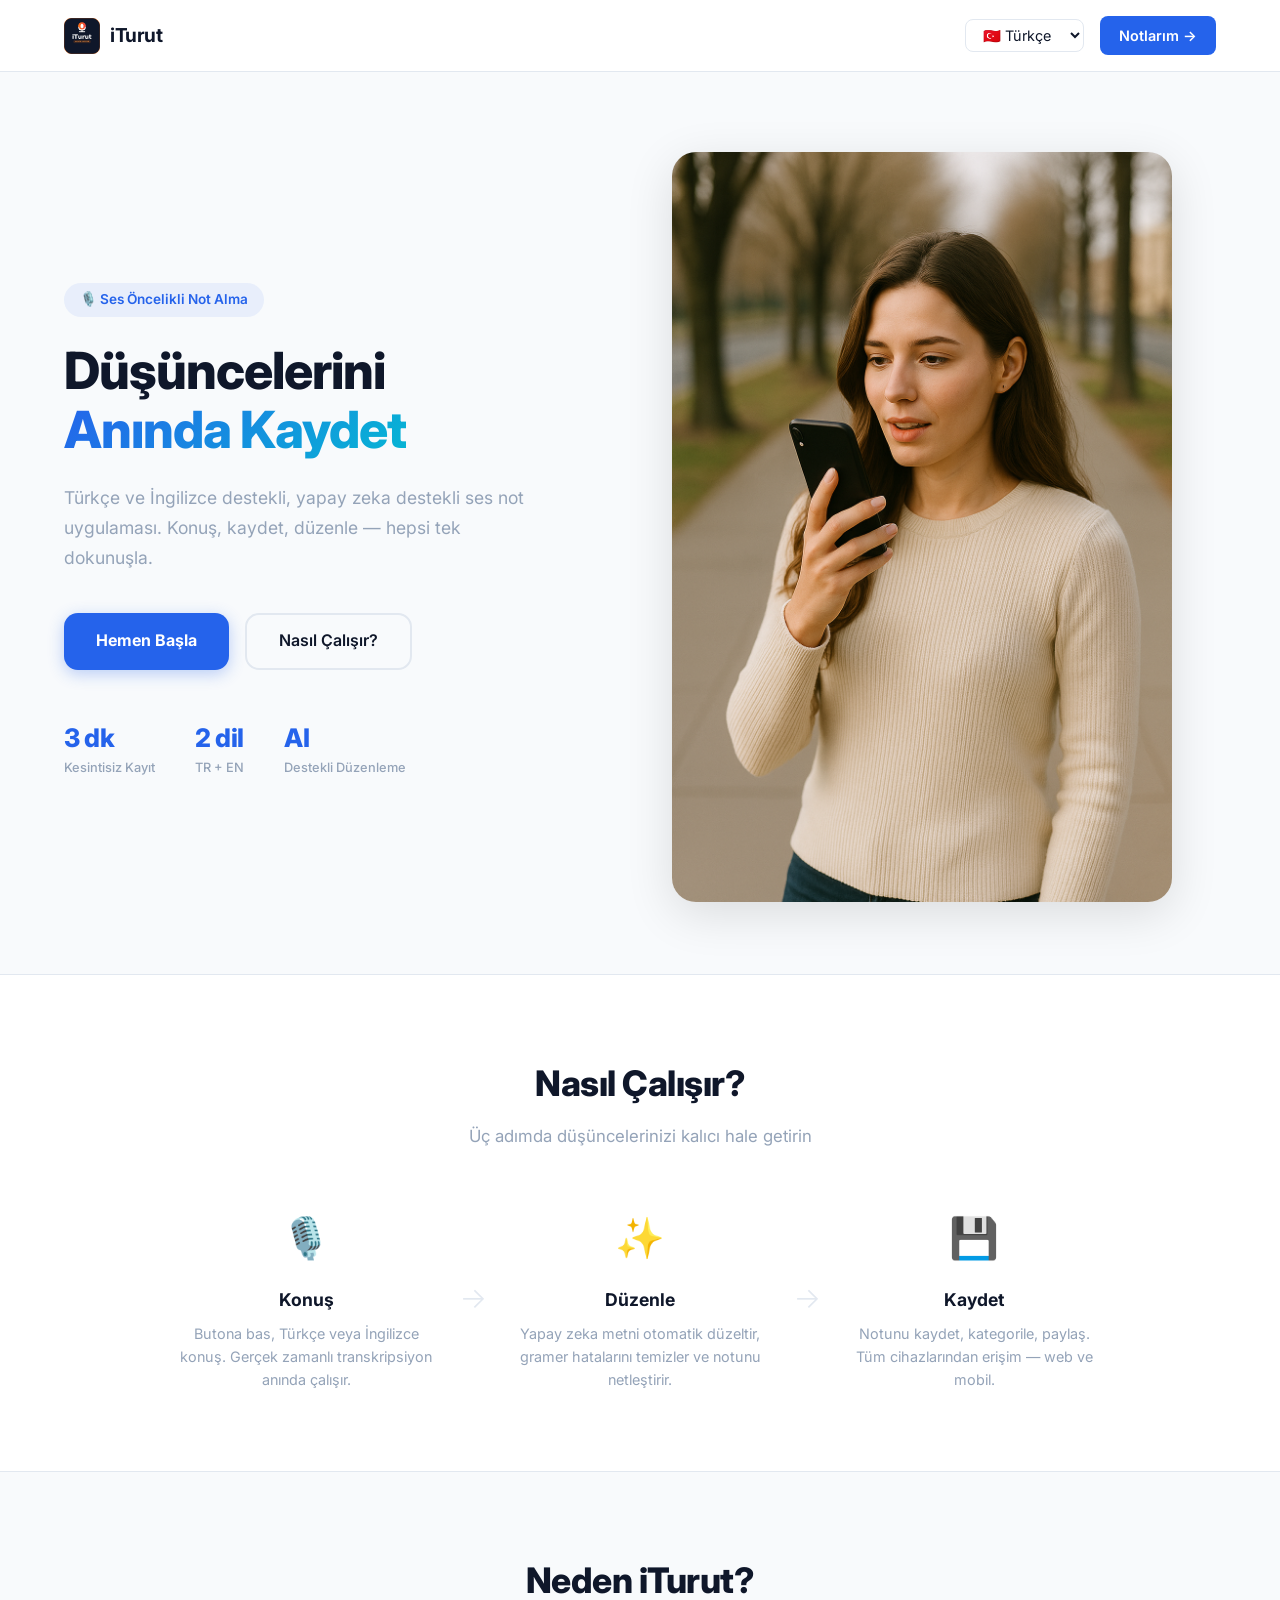
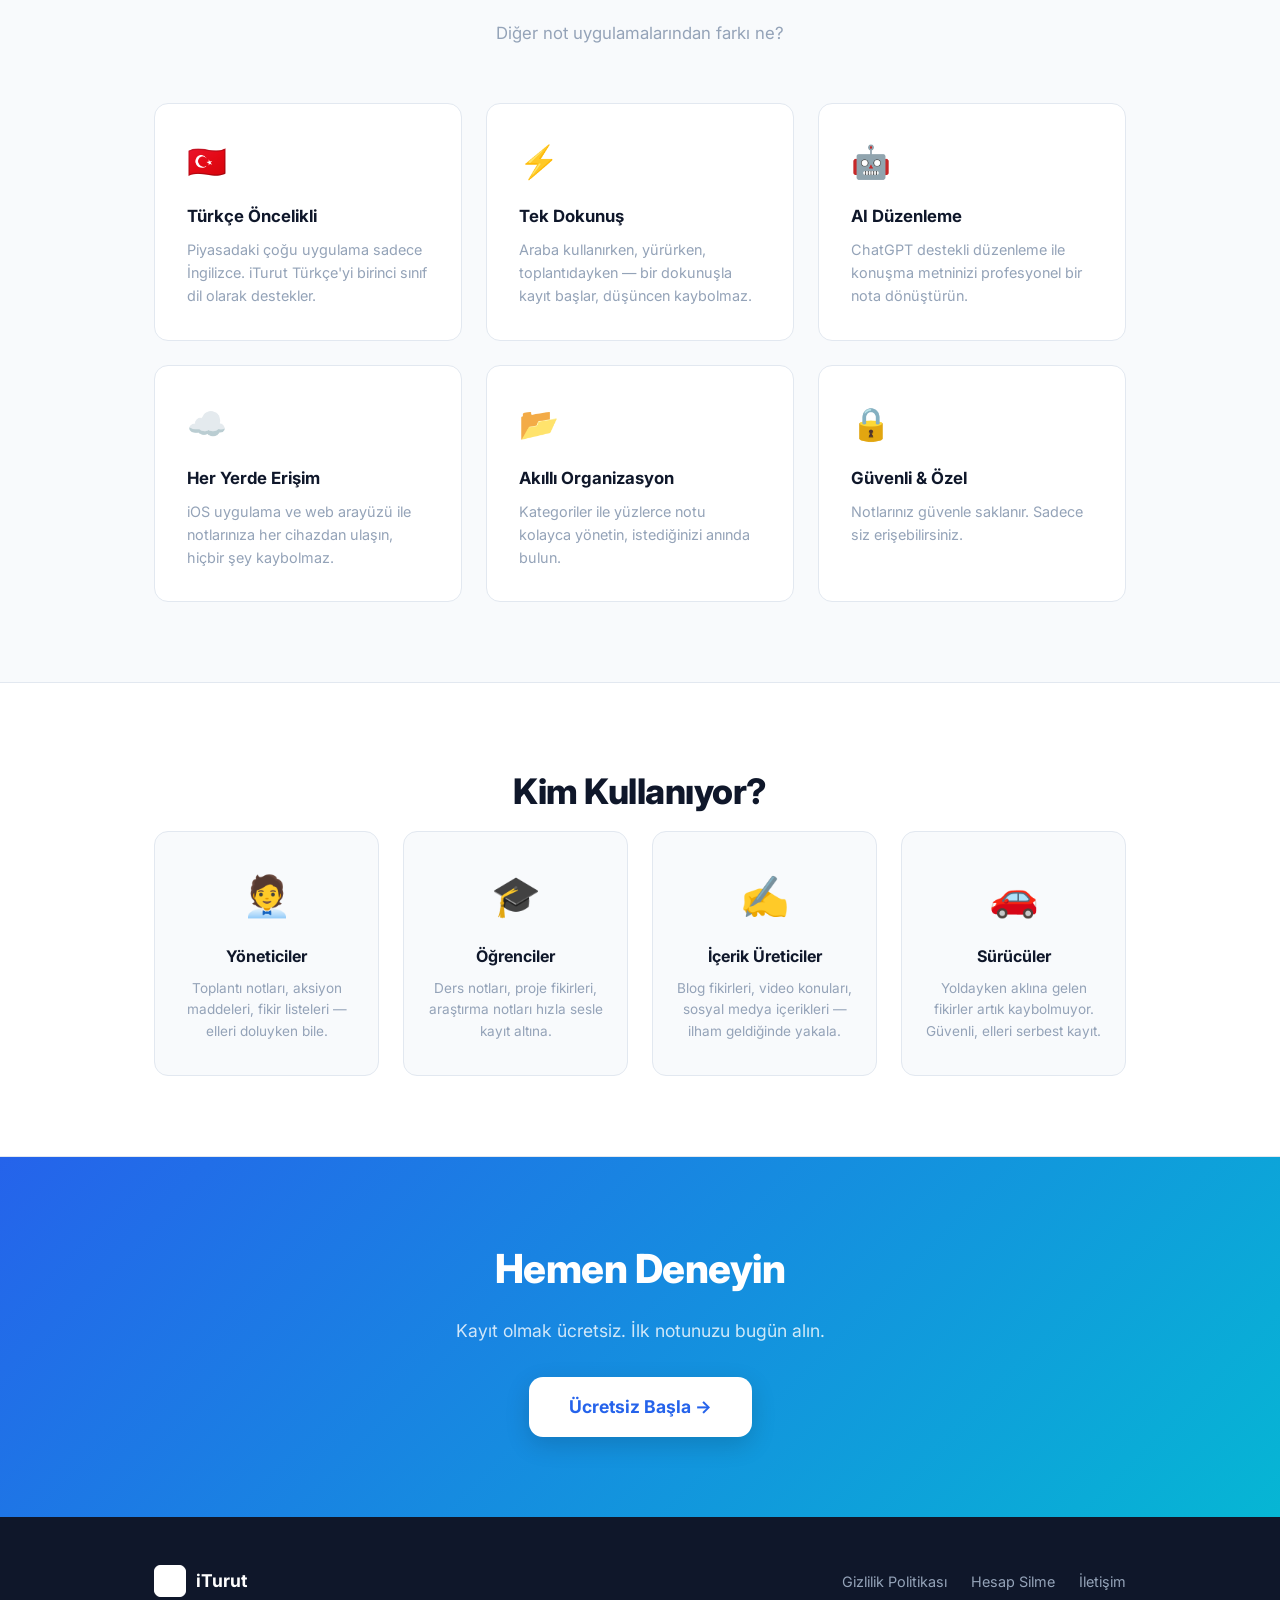
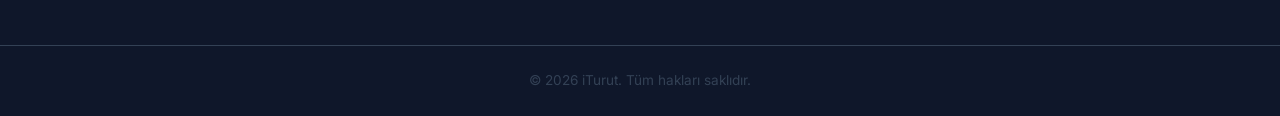
<file: public/index.html>
<!DOCTYPE html>
<html lang="tr">
<head>
  <meta charset="UTF-8">
  <meta name="viewport" content="width=device-width, initial-scale=1.0">
  <title>iTurut – Akıllı Ses Not Uygulaması</title>
  <link rel="stylesheet" href="css/style.css">
  <link href="https://fonts.googleapis.com/css2?family=Inter:wght@300;400;500;600;700;800&display=swap" rel="stylesheet">
  <script src="js/language.js" defer></script>
</head>
<body>

  <nav class="navbar">
    <div class="nav-brand">
      <img src="images/logo.png" alt="iTurut" class="nav-logo">
      <span class="nav-name">iTurut</span>
    </div>
    <div class="nav-right">
      <select id="languageSelector" onchange="changeLanguage()">
        <option value="tr">🇹🇷 Türkçe</option>
        <option value="en">🇬🇧 English</option>
      </select>
      <a href="login.html" class="btn-nav">Notlarım →</a>
    </div>
  </nav>

  <section class="hero">
    <div class="hero-text">
      <div class="badge">🎙️ Ses Öncelikli Not Alma</div>
      <h1>Düşüncelerini<br><span class="highlight">Anında Kaydet</span></h1>
      <p class="hero-sub">Türkçe ve İngilizce destekli, yapay zeka destekli ses not uygulaması. Konuş, kaydet, düzenle — hepsi tek dokunuşla.</p>
      <div class="hero-actions">
        <a href="login.html" class="btn-primary">Hemen Başla</a>
        <a href="#nasil-calisir" class="btn-secondary">Nasıl Çalışır?</a>
      </div>
      <div class="hero-stats">
        <div class="stat">
          <span class="stat-num">3 dk</span>
          <span class="stat-label">Kesintisiz Kayıt</span>
        </div>
        <div class="stat">
          <span class="stat-num">2 dil</span>
          <span class="stat-label">TR + EN</span>
        </div>
        <div class="stat">
          <span class="stat-num">AI</span>
          <span class="stat-label">Destekli Düzenleme</span>
        </div>
      </div>
    </div>
    <div class="hero-image">
      <img src="images/kiz.png" alt="iTurut Kullanımı">
    </div>
  </section>

  <section class="how-it-works" id="nasil-calisir">
    <div class="section-inner">
      <h2 class="section-title">Nasıl Çalışır?</h2>
      <p class="section-sub">Üç adımda düşüncelerinizi kalıcı hale getirin</p>
      <div class="steps">
        <div class="step">
          <div class="step-icon">🎙️</div>
          <h3>Konuş</h3>
          <p>Butona bas, Türkçe veya İngilizce konuş. Gerçek zamanlı transkripsiyon anında çalışır.</p>
        </div>
        <div class="step-arrow">→</div>
        <div class="step">
          <div class="step-icon">✨</div>
          <h3>Düzenle</h3>
          <p>Yapay zeka metni otomatik düzeltir, gramer hatalarını temizler ve notunu netleştirir.</p>
        </div>
        <div class="step-arrow">→</div>
        <div class="step">
          <div class="step-icon">💾</div>
          <h3>Kaydet</h3>
          <p>Notunu kaydet, kategorile, paylaş. Tüm cihazlarından erişim — web ve mobil.</p>
        </div>
      </div>
    </div>
  </section>

  <section class="features">
    <div class="section-inner">
      <h2 class="section-title">Neden iTurut?</h2>
      <p class="section-sub">Diğer not uygulamalarından farkı ne?</p>
      <div class="feature-grid">
        <div class="feature-card">
          <div class="feature-icon">🇹🇷</div>
          <h3>Türkçe Öncelikli</h3>
          <p>Piyasadaki çoğu uygulama sadece İngilizce. iTurut Türkçe'yi birinci sınıf dil olarak destekler.</p>
        </div>
        <div class="feature-card">
          <div class="feature-icon">⚡</div>
          <h3>Tek Dokunuş</h3>
          <p>Araba kullanırken, yürürken, toplantıdayken — bir dokunuşla kayıt başlar, düşüncen kaybolmaz.</p>
        </div>
        <div class="feature-card">
          <div class="feature-icon">🤖</div>
          <h3>AI Düzenleme</h3>
          <p>ChatGPT destekli düzenleme ile konuşma metninizi profesyonel bir nota dönüştürün.</p>
        </div>
        <div class="feature-card">
          <div class="feature-icon">☁️</div>
          <h3>Her Yerde Erişim</h3>
          <p>iOS uygulama ve web arayüzü ile notlarınıza her cihazdan ulaşın, hiçbir şey kaybolmaz.</p>
        </div>
        <div class="feature-card">
          <div class="feature-icon">📂</div>
          <h3>Akıllı Organizasyon</h3>
          <p>Kategoriler ile yüzlerce notu kolayca yönetin, istediğinizi anında bulun.</p>
        </div>
        <div class="feature-card">
          <div class="feature-icon">🔒</div>
          <h3>Güvenli & Özel</h3>
          <p>Notlarınız güvenle saklanır. Sadece siz erişebilirsiniz.</p>
        </div>
      </div>
    </div>
  </section>

  <section class="for-who">
    <div class="section-inner">
      <h2 class="section-title">Kim Kullanıyor?</h2>
      <div class="persona-grid">
        <div class="persona">
          <div class="persona-icon">🧑‍💼</div>
          <h3>Yöneticiler</h3>
          <p>Toplantı notları, aksiyon maddeleri, fikir listeleri — elleri doluyken bile.</p>
        </div>
        <div class="persona">
          <div class="persona-icon">🎓</div>
          <h3>Öğrenciler</h3>
          <p>Ders notları, proje fikirleri, araştırma notları hızla sesle kayıt altına.</p>
        </div>
        <div class="persona">
          <div class="persona-icon">✍️</div>
          <h3>İçerik Üreticiler</h3>
          <p>Blog fikirleri, video konuları, sosyal medya içerikleri — ilham geldiğinde yakala.</p>
        </div>
        <div class="persona">
          <div class="persona-icon">🚗</div>
          <h3>Sürücüler</h3>
          <p>Yoldayken aklına gelen fikirler artık kaybolmuyor. Güvenli, elleri serbest kayıt.</p>
        </div>
      </div>
    </div>
  </section>

  <section class="cta">
    <div class="section-inner">
      <h2>Hemen Deneyin</h2>
      <p>Kayıt olmak ücretsiz. İlk notunuzu bugün alın.</p>
      <a href="login.html" class="btn-primary btn-large">Ücretsiz Başla →</a>
    </div>
  </section>

  <footer class="footer">
    <div class="footer-inner">
      <div class="footer-brand">
        <img src="images/logo.png" alt="iTurut" class="footer-logo">
        <span>iTurut</span>
      </div>
      <div class="footer-links">
        <a href="privacy-policy.html">Gizlilik Politikası</a>
        <a href="account-deletion.html">Hesap Silme</a>
        <a href="contact.html">İletişim</a>
      </div>
    </div>
    <div class="footer-bottom">
      <p>© 2026 iTurut. Tüm hakları saklıdır.</p>
    </div>
  </footer>

</body>
</html>
</file>
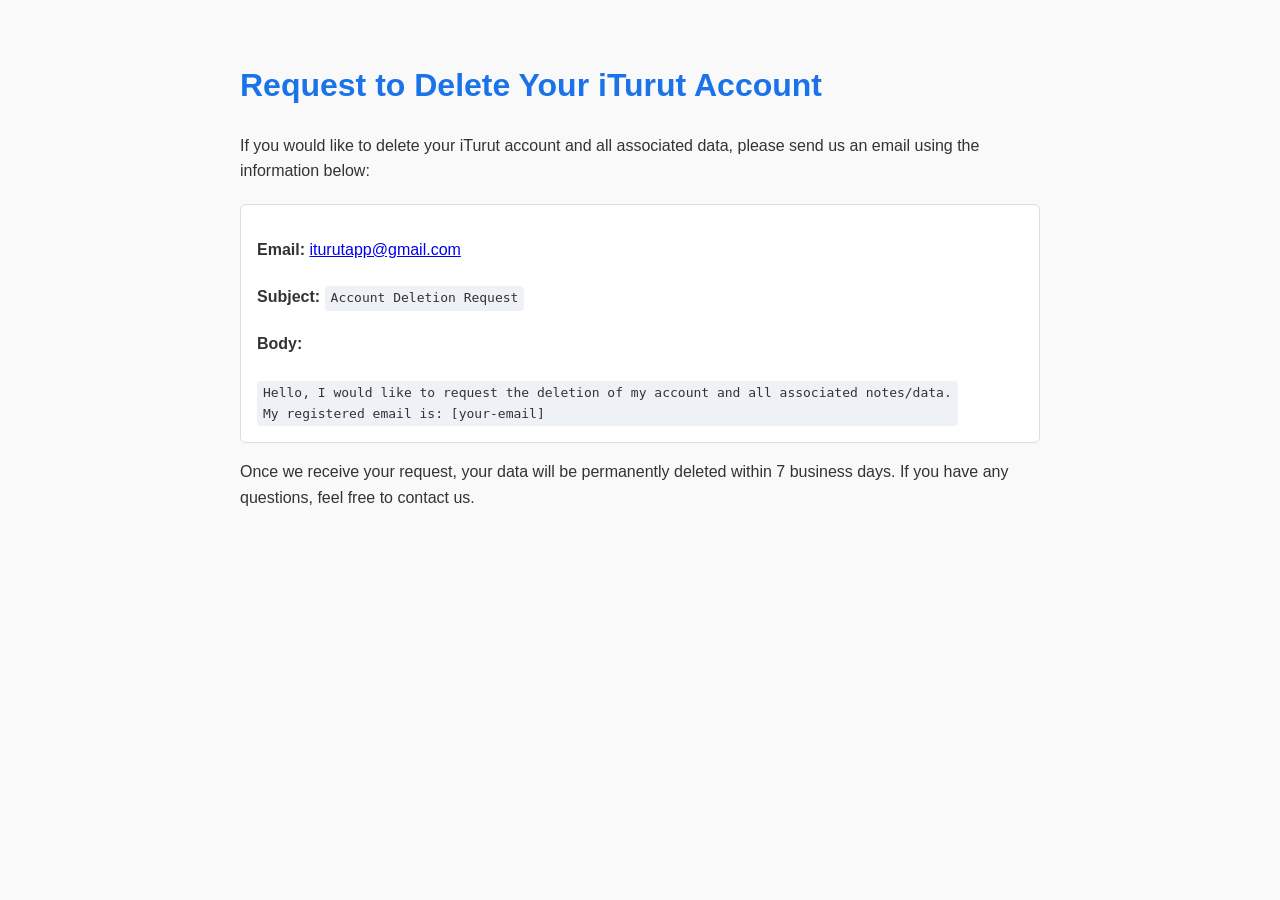
<file: public/account-deletion.html>
<!DOCTYPE html>
<html lang="en">
<head>
    <meta charset="UTF-8">
    <title>Account Deletion Request - iTurut</title>
    <meta name="viewport" content="width=device-width, initial-scale=1">
    <style>
        body {
            font-family: Arial, sans-serif;
            max-width: 800px;
            margin: 60px auto;
            padding: 0 20px;
            line-height: 1.6;
            background-color: #f9f9f9;
            color: #333;
        }
        h1 {
            color: #1a73e8;
        }
        p {
            margin-bottom: 20px;
        }
        .email-box {
            background: #fff;
            padding: 16px;
            border: 1px solid #ddd;
            border-radius: 6px;
        }
        code {
            background-color: #eef2f7;
            padding: 2px 6px;
            border-radius: 4px;
            display: inline-block;
            margin-top: 4px;
        }
    </style>
</head>
<body>
    <h1>Request to Delete Your iTurut Account</h1>
    <p>If you would like to delete your iTurut account and all associated data, please send us an email using the information below:</p>

    <div class="email-box">
        <p><strong>Email:</strong> <a href="mailto:iturutapp@gmail.com">iturutapp@gmail.com</a></p>
        <p><strong>Subject:</strong> <code>Account Deletion Request</code></p>
        <p><strong>Body:</strong></p>
        <code>
            Hello, I would like to request the deletion of my account and all associated notes/data.<br>
            My registered email is: [your-email]
        </code>
    </div>

    <p>Once we receive your request, your data will be permanently deleted within 7 business days. If you have any questions, feel free to contact us.</p>
</body>
</html>
</file>
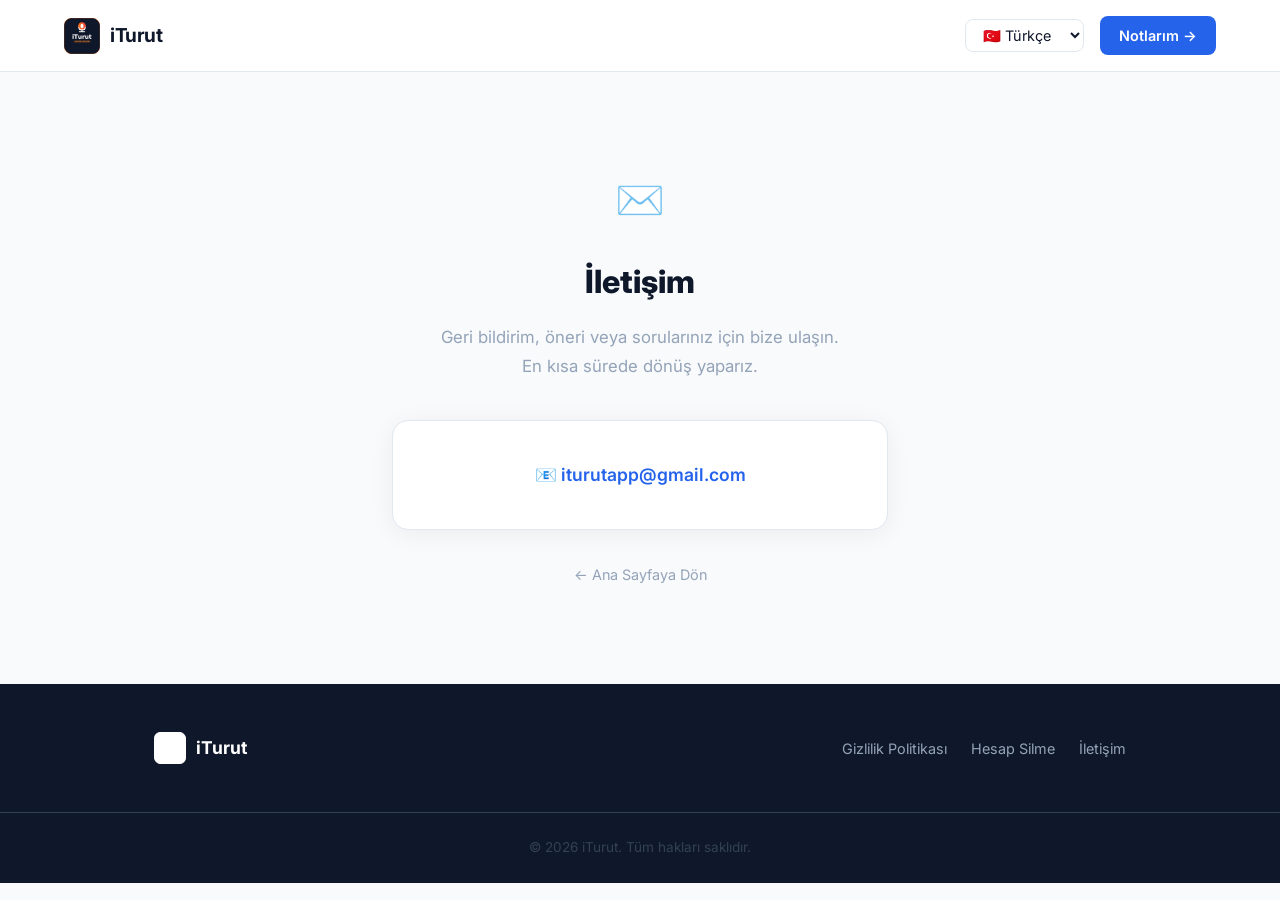
<file: public/contact.html>
<!DOCTYPE html>
<html lang="tr">
<head>
  <meta charset="UTF-8">
  <meta name="viewport" content="width=device-width, initial-scale=1.0">
  <title>İletişim - iTurut</title>
  <link rel="stylesheet" href="css/style.css">
  <link href="https://fonts.googleapis.com/css2?family=Inter:wght@300;400;500;600;700;800&display=swap" rel="stylesheet">
  <script src="js/language.js" defer></script>
</head>
<body>

  <nav class="navbar">
    <div class="nav-brand">
      <img src="images/logo.png" alt="iTurut" class="nav-logo">
      <span class="nav-name">iTurut</span>
    </div>
    <div class="nav-right">
      <select id="languageSelector" onchange="changeLanguage()">
        <option value="tr">🇹🇷 Türkçe</option>
        <option value="en">🇬🇧 English</option>
      </select>
      <a href="login.html" class="btn-nav">Notlarım →</a>
    </div>
  </nav>

  <div style="max-width:560px; margin:6rem auto; padding:0 2rem; text-align:center;">
    <div style="font-size:2.5rem; margin-bottom:1.5rem;">✉️</div>
    <h1 style="font-size:2rem; font-weight:800; color:#0f172a; margin-bottom:1rem;">İletişim</h1>
    <p style="color:#94a3b8; font-size:1.05rem; margin-bottom:2.5rem; line-height:1.7;">
      Geri bildirim, öneri veya sorularınız için bize ulaşın.<br>En kısa sürede dönüş yaparız.
    </p>
    <div style="background:white; border:1px solid #e2e8f0; border-radius:16px; padding:2.5rem; box-shadow:0 4px 24px rgba(0,0,0,0.06);">
      <a href="mailto:iturutapp@gmail.com" style="display:flex; align-items:center; justify-content:center; gap:10px; font-size:1.1rem; font-weight:600; color:#2563eb; text-decoration:none;">
        📧 iturutapp@gmail.com
      </a>
    </div>
    <p style="margin-top:2rem;">
      <a href="index.html" style="color:#94a3b8; font-size:0.9rem; text-decoration:none;">← Ana Sayfaya Dön</a>
    </p>
  </div>

  <footer class="footer">
    <div class="footer-inner">
      <div class="footer-brand">
        <img src="images/logo.png" alt="iTurut" class="footer-logo">
        <span>iTurut</span>
      </div>
      <div class="footer-links">
        <a href="privacy-policy.html">Gizlilik Politikası</a>
        <a href="account-deletion.html">Hesap Silme</a>
        <a href="contact.html">İletişim</a>
      </div>
    </div>
    <div class="footer-bottom">
      <p>© 2026 iTurut. Tüm hakları saklıdır.</p>
    </div>
  </footer>

</body>
</html>
</file>
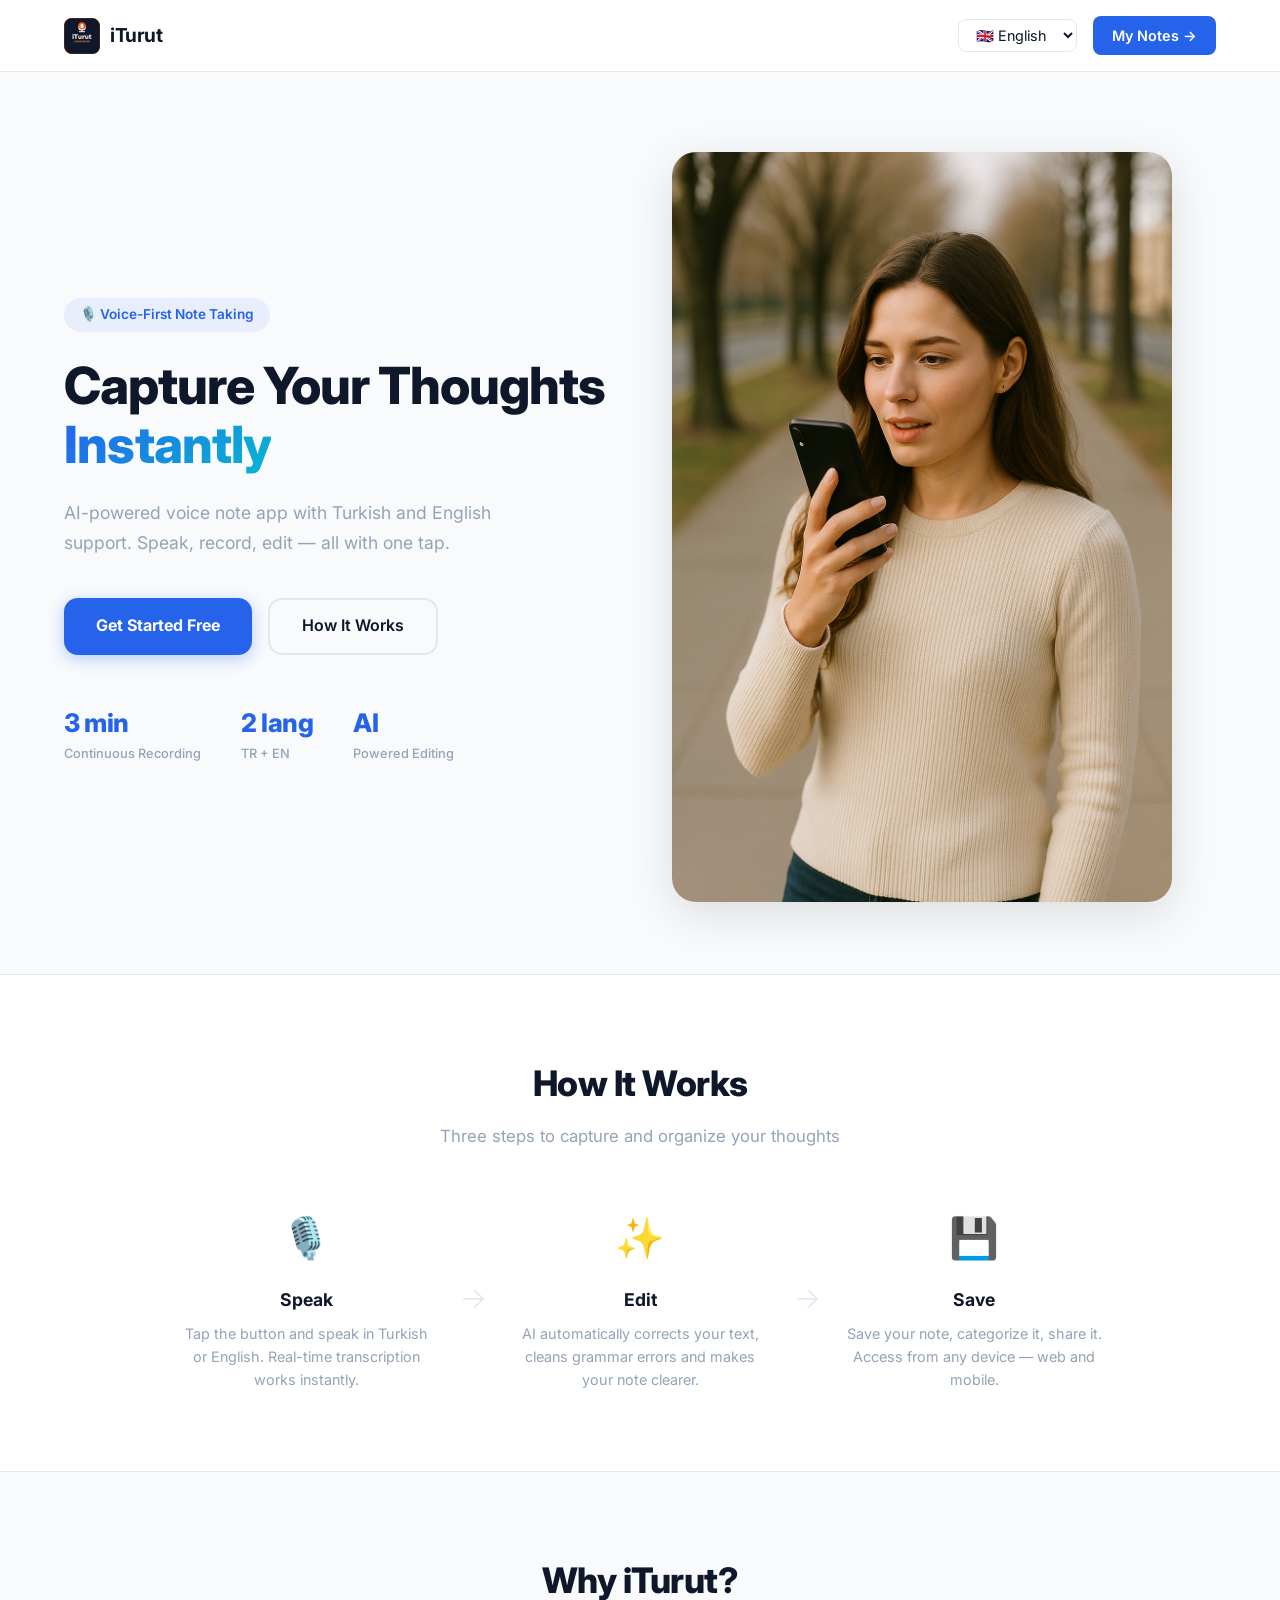
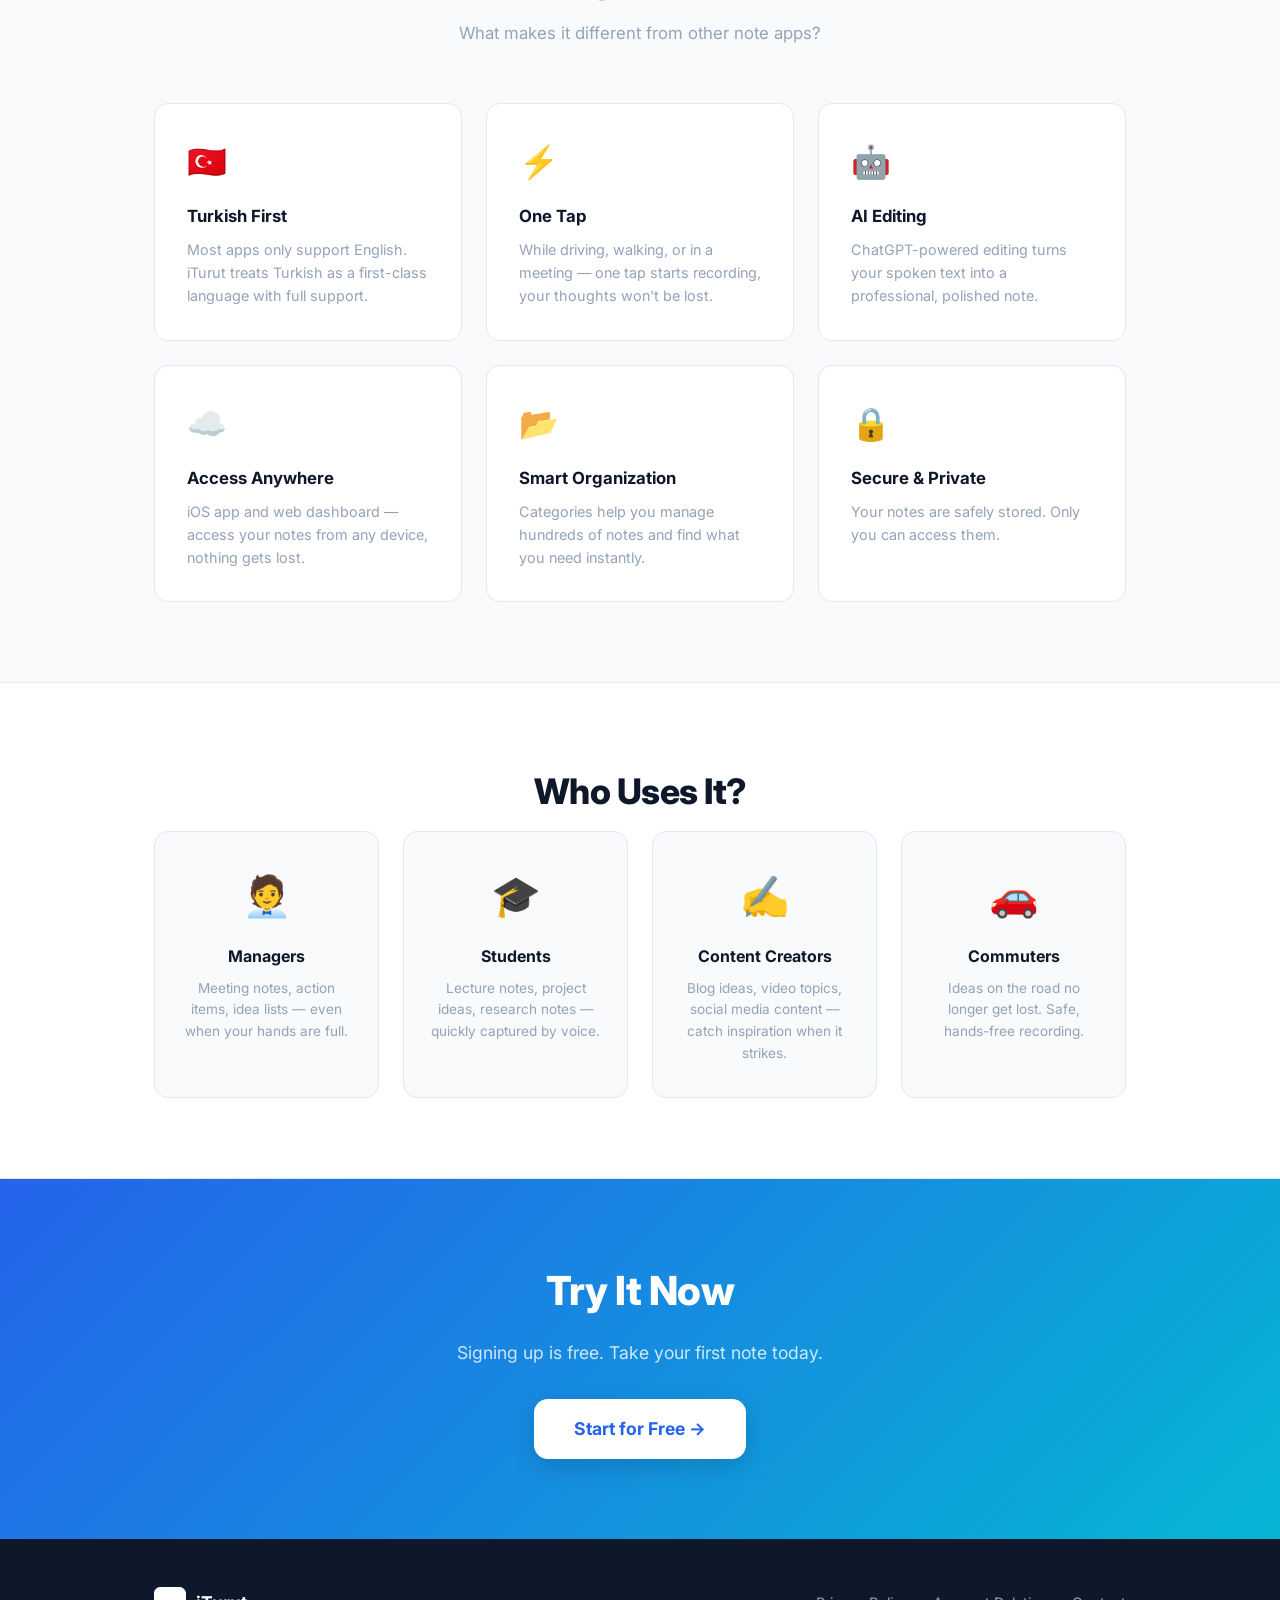
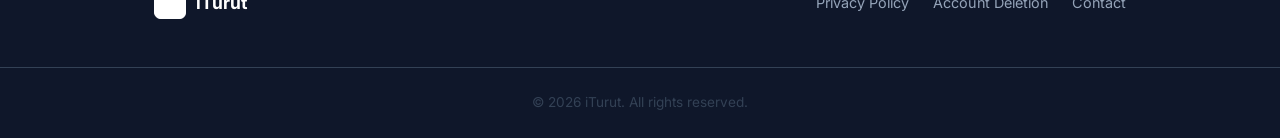
<file: public/index-en.html>
<!DOCTYPE html>
<html lang="en">
<head>
  <meta charset="UTF-8">
  <meta name="viewport" content="width=device-width, initial-scale=1.0">
  <title>iTurut – Smart Voice Note App</title>
  <link rel="stylesheet" href="css/style.css">
  <link href="https://fonts.googleapis.com/css2?family=Inter:wght@300;400;500;600;700;800&display=swap" rel="stylesheet">
  <script src="js/language.js" defer></script>
</head>
<body>

  <nav class="navbar">
    <div class="nav-brand">
      <img src="images/logo.png" alt="iTurut" class="nav-logo">
      <span class="nav-name">iTurut</span>
    </div>
    <div class="nav-right">
      <select id="languageSelector" onchange="changeLanguage()">
        <option value="tr">🇹🇷 Türkçe</option>
        <option value="en" selected>🇬🇧 English</option>
      </select>
      <a href="login.html" class="btn-nav">My Notes →</a>
    </div>
  </nav>

  <section class="hero">
    <div class="hero-text">
      <div class="badge">🎙️ Voice-First Note Taking</div>
      <h1>Capture Your Thoughts<br><span class="highlight">Instantly</span></h1>
      <p class="hero-sub">AI-powered voice note app with Turkish and English support. Speak, record, edit — all with one tap.</p>
      <div class="hero-actions">
        <a href="login.html" class="btn-primary">Get Started Free</a>
        <a href="#how-it-works" class="btn-secondary">How It Works</a>
      </div>
      <div class="hero-stats">
        <div class="stat">
          <span class="stat-num">3 min</span>
          <span class="stat-label">Continuous Recording</span>
        </div>
        <div class="stat">
          <span class="stat-num">2 lang</span>
          <span class="stat-label">TR + EN</span>
        </div>
        <div class="stat">
          <span class="stat-num">AI</span>
          <span class="stat-label">Powered Editing</span>
        </div>
      </div>
    </div>
    <div class="hero-image">
      <img src="images/kiz.png" alt="iTurut in use">
    </div>
  </section>

  <section class="how-it-works" id="how-it-works">
    <div class="section-inner">
      <h2 class="section-title">How It Works</h2>
      <p class="section-sub">Three steps to capture and organize your thoughts</p>
      <div class="steps">
        <div class="step">
          <div class="step-icon">🎙️</div>
          <h3>Speak</h3>
          <p>Tap the button and speak in Turkish or English. Real-time transcription works instantly.</p>
        </div>
        <div class="step-arrow">→</div>
        <div class="step">
          <div class="step-icon">✨</div>
          <h3>Edit</h3>
          <p>AI automatically corrects your text, cleans grammar errors and makes your note clearer.</p>
        </div>
        <div class="step-arrow">→</div>
        <div class="step">
          <div class="step-icon">💾</div>
          <h3>Save</h3>
          <p>Save your note, categorize it, share it. Access from any device — web and mobile.</p>
        </div>
      </div>
    </div>
  </section>

  <section class="features">
    <div class="section-inner">
      <h2 class="section-title">Why iTurut?</h2>
      <p class="section-sub">What makes it different from other note apps?</p>
      <div class="feature-grid">
        <div class="feature-card">
          <div class="feature-icon">🇹🇷</div>
          <h3>Turkish First</h3>
          <p>Most apps only support English. iTurut treats Turkish as a first-class language with full support.</p>
        </div>
        <div class="feature-card">
          <div class="feature-icon">⚡</div>
          <h3>One Tap</h3>
          <p>While driving, walking, or in a meeting — one tap starts recording, your thoughts won't be lost.</p>
        </div>
        <div class="feature-card">
          <div class="feature-icon">🤖</div>
          <h3>AI Editing</h3>
          <p>ChatGPT-powered editing turns your spoken text into a professional, polished note.</p>
        </div>
        <div class="feature-card">
          <div class="feature-icon">☁️</div>
          <h3>Access Anywhere</h3>
          <p>iOS app and web dashboard — access your notes from any device, nothing gets lost.</p>
        </div>
        <div class="feature-card">
          <div class="feature-icon">📂</div>
          <h3>Smart Organization</h3>
          <p>Categories help you manage hundreds of notes and find what you need instantly.</p>
        </div>
        <div class="feature-card">
          <div class="feature-icon">🔒</div>
          <h3>Secure & Private</h3>
          <p>Your notes are safely stored. Only you can access them.</p>
        </div>
      </div>
    </div>
  </section>

  <section class="for-who">
    <div class="section-inner">
      <h2 class="section-title">Who Uses It?</h2>
      <div class="persona-grid">
        <div class="persona">
          <div class="persona-icon">🧑‍💼</div>
          <h3>Managers</h3>
          <p>Meeting notes, action items, idea lists — even when your hands are full.</p>
        </div>
        <div class="persona">
          <div class="persona-icon">🎓</div>
          <h3>Students</h3>
          <p>Lecture notes, project ideas, research notes — quickly captured by voice.</p>
        </div>
        <div class="persona">
          <div class="persona-icon">✍️</div>
          <h3>Content Creators</h3>
          <p>Blog ideas, video topics, social media content — catch inspiration when it strikes.</p>
        </div>
        <div class="persona">
          <div class="persona-icon">🚗</div>
          <h3>Commuters</h3>
          <p>Ideas on the road no longer get lost. Safe, hands-free recording.</p>
        </div>
      </div>
    </div>
  </section>

  <section class="cta">
    <div class="section-inner">
      <h2>Try It Now</h2>
      <p>Signing up is free. Take your first note today.</p>
      <a href="login.html" class="btn-primary btn-large">Start for Free →</a>
    </div>
  </section>

  <footer class="footer">
    <div class="footer-inner">
      <div class="footer-brand">
        <img src="images/logo.png" alt="iTurut" class="footer-logo">
        <span>iTurut</span>
      </div>
      <div class="footer-links">
        <a href="privacy-policy.html">Privacy Policy</a>
        <a href="account-deletion.html">Account Deletion</a>
        <a href="contact.html">Contact</a>
      </div>
    </div>
    <div class="footer-bottom">
      <p>© 2026 iTurut. All rights reserved.</p>
    </div>
  </footer>

</body>
</html>
</file>
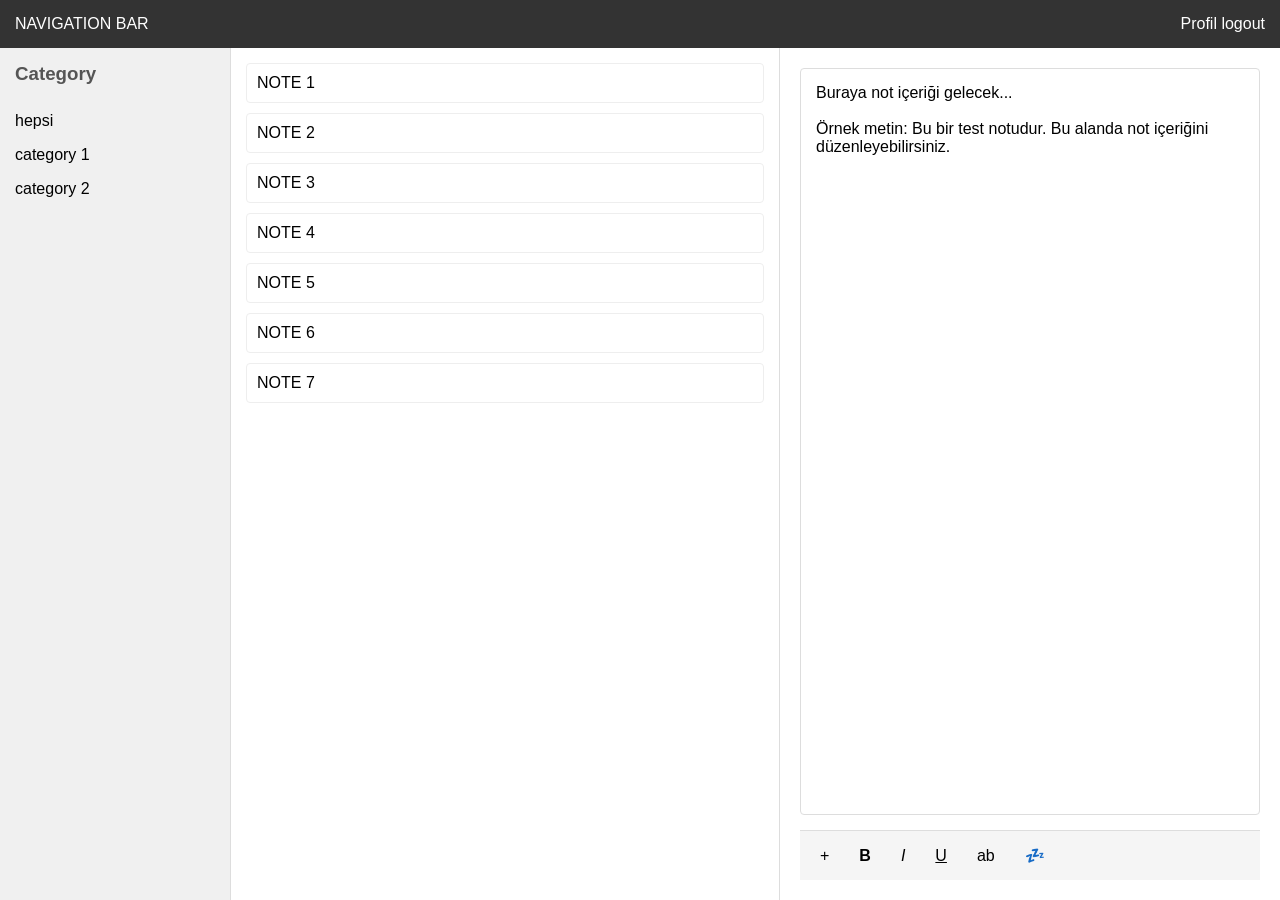
<file: public/ornek.html>
<!DOCTYPE html>
<html lang="tr">
<head>
    <meta charset="UTF-8">
    <meta name="viewport" content="width=device-width, initial-scale=1.0">
    <title>Not Uygulaması</title>
    <style>
        body {
            font-family: Arial, sans-serif;
            margin: 0;
            padding: 0;
            background-color: #f5f5f5;
            height: 100vh;
            display: flex;
            flex-direction: column;
        }
        
        /* Navigation Bar */
        .nav-bar {
            background-color: #333;
            color: white;
            padding: 15px;
            display: flex;
            justify-content: space-between;
            align-items: center;
        }
        
        /* Main Container */
        .main-container {
            display: flex;
            flex: 1;
            overflow: hidden;
        }
        
        /* Categories Section */
        .categories {
            width: 200px;
            background-color: #f0f0f0;
            padding: 15px;
            border-right: 1px solid #ddd;
            overflow-y: auto;
        }
        
        .categories h3 {
            margin-top: 0;
            color: #555;
        }
        
        .categories ul {
            list-style: none;
            padding: 0;
        }
        
        .categories li {
            padding: 8px 0;
            cursor: pointer;
        }
        
        .categories li:hover {
            background-color: #e0e0e0;
        }
        
        /* Notes List Section - EN GENİŞ BÖLÜM */
        .notes-list {
            flex: 1;
            min-width: 300px;
            background-color: white;
            padding: 15px;
            border-right: 1px solid #ddd;
            overflow-y: auto;
        }
        
        .note-item {
            padding: 10px;
            margin-bottom: 10px;
            border: 1px solid #eee;
            border-radius: 4px;
            cursor: pointer;
        }
        
        .note-item:hover {
            background-color: #f9f9f9;
        }
        
        /* Note Content Section - YAKLAŞIK %45 GENİŞLİK */
        .note-content {
            width: 45%;
            max-width: 500px;
            display: flex;
            flex-direction: column;
            background-color: white;
            overflow-y: auto;
        }
        
        .note-editor-container {
            padding: 20px;
            flex: 1;
            display: flex;
            flex-direction: column;
            height: 50vh; /* Sayfanın yarısı kadar yükseklik */
        }
        
        .note-editor {
            flex: 1;
            border: 1px solid #ddd;
            border-radius: 4px;
            padding: 15px;
            margin-bottom: 15px;
            overflow-y: auto;
        }
        
        /* Toolbar */
        .toolbar {
            background-color: #f5f5f5;
            padding: 10px;
            border-top: 1px solid #ddd;
            display: flex;
            gap: 10px;
        }
        
        .toolbar button {
            background: none;
            border: none;
            cursor: pointer;
            font-size: 16px;
            padding: 5px 10px;
        }
        
        .toolbar button:hover {
            background-color: #e0e0e0;
            border-radius: 3px;
        }
    </style>
</head>
<body>
    <div class="nav-bar">
        <div>NAVIGATION BAR</div>
        <div>
            <span>Profil</span>
            <span>logout</span>
        </div>
    </div>
    
    <div class="main-container">
        <!-- Kategoriler -->
        <div class="categories">
            <h3>Category</h3>
            <ul>
                <li>hepsi</li>
                <li>category 1</li>
                <li>category 2</li>
            </ul>
        </div>
        
        <!-- Not Listesi (EN GENİŞ BÖLÜM) -->
        <div class="notes-list">
            <div class="note-item">NOTE 1</div>
            <div class="note-item">NOTE 2</div>
            <div class="note-item">NOTE 3</div>
            <div class="note-item">NOTE 4</div>
            <div class="note-item">NOTE 5</div>
            <div class="note-item">NOTE 6</div>
            <div class="note-item">NOTE 7</div>
        </div>
        
        <!-- Not İçeriği (YAKLAŞIK %45 GENİŞLİK) -->
        <div class="note-content">
            <div class="note-editor-container">
                <div class="note-editor" contenteditable="true">
                    Buraya not içeriği gelecek...<br><br>
                    Örnek metin: Bu bir test notudur. Bu alanda not içeriğini düzenleyebilirsiniz.
                </div>
                <div class="toolbar">
                    <button>+</button>
                    <button><b>B</b></button>
                    <button><i>I</i></button>
                    <button><u>U</u></button>
                    <button>ab</button>
                    <button>💤</button>
                </div>
            </div>
        </div>
    </div>
</body>
</html>
</file>
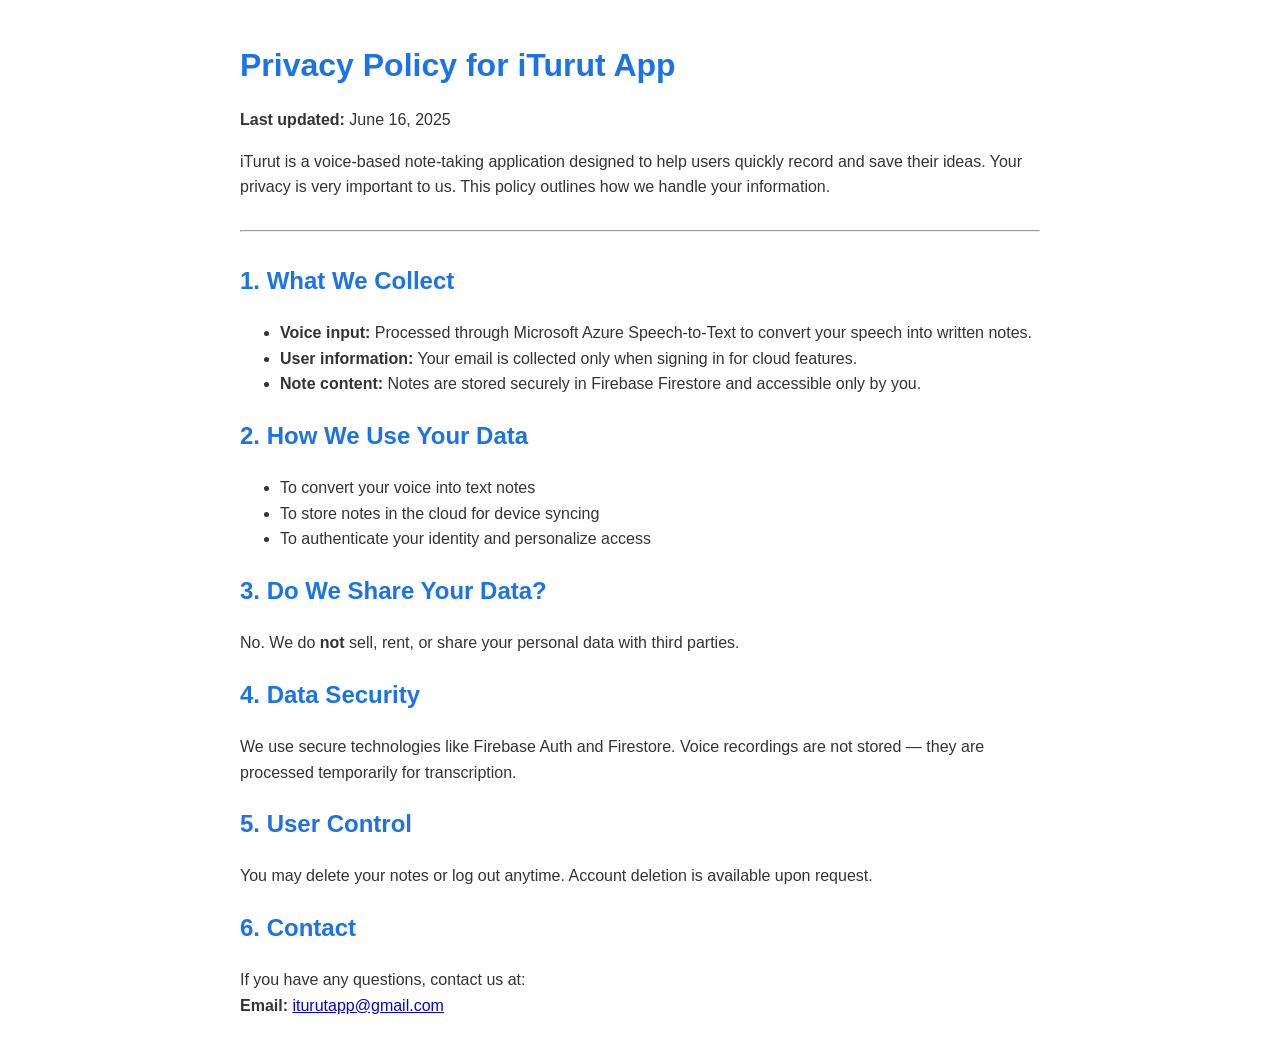
<file: public/privacy-policy.html>
<!DOCTYPE html>
<html lang="en">
<head>
    <meta charset="UTF-8">
    <meta name="viewport" content="width=device-width, initial-scale=1.0">
    <title>Privacy Policy - iTurut</title>
    <style>
        body {
            font-family: Arial, sans-serif;
            max-width: 800px;
            margin: 40px auto;
            padding: 0 20px;
            line-height: 1.6;
            color: #333;
        }
        h1, h2 {
            color: #1a73e8;
        }
        h1 {
            margin-bottom: 8px;
        }
        p {
            margin-bottom: 16px;
        }
        hr {
            margin: 30px 0;
        }
    </style>
</head>
<body>
    <h1>Privacy Policy for iTurut App</h1>
    <p><strong>Last updated:</strong> June 16, 2025</p>

    <p>iTurut is a voice-based note-taking application designed to help users quickly record and save their ideas. Your privacy is very important to us. This policy outlines how we handle your information.</p>

    <hr>

    <h2>1. What We Collect</h2>
    <ul>
        <li><strong>Voice input:</strong> Processed through Microsoft Azure Speech-to-Text to convert your speech into written notes.</li>
        <li><strong>User information:</strong> Your email is collected only when signing in for cloud features.</li>
        <li><strong>Note content:</strong> Notes are stored securely in Firebase Firestore and accessible only by you.</li>
    </ul>

    <h2>2. How We Use Your Data</h2>
    <ul>
        <li>To convert your voice into text notes</li>
        <li>To store notes in the cloud for device syncing</li>
        <li>To authenticate your identity and personalize access</li>
    </ul>

    <h2>3. Do We Share Your Data?</h2>
    <p>No. We do <strong>not</strong> sell, rent, or share your personal data with third parties.</p>

    <h2>4. Data Security</h2>
    <p>We use secure technologies like Firebase Auth and Firestore. Voice recordings are not stored — they are processed temporarily for transcription.</p>

    <h2>5. User Control</h2>
    <p>You may delete your notes or log out anytime. Account deletion is available upon request.</p>

    <h2>6. Contact</h2>
    <p>If you have any questions, contact us at: <br>
    <strong>Email:</strong> <a href="mailto:iturutapp@gmail.com">iturutapp@gmail.com</a></p>
</body>
</html>
</file>
<file: public/css/style.css>
@import url('https://fonts.googleapis.com/css2?family=Inter:wght@300;400;500;600;700;800&display=swap');

:root {
  --primary:    #2563eb;
  --primary-dk: #1d4ed8;
  --accent:     #06b6d4;
  --dark:       #0f172a;
  --dark-mid:   #1e293b;
  --mid:        #334155;
  --light:      #94a3b8;
  --lighter:    #e2e8f0;
  --white:      #ffffff;
  --bg:         #f8fafc;
  --radius:     14px;
  --radius-lg:  24px;
  --shadow:     0 4px 24px rgba(0,0,0,0.08);
  --shadow-lg:  0 12px 48px rgba(0,0,0,0.12);
}

* { margin:0; padding:0; box-sizing:border-box; }

body {
  font-family: 'Inter', -apple-system, BlinkMacSystemFont, sans-serif;
  color: var(--dark);
  background: var(--bg);
  line-height: 1.6;
}

/* ── NAVBAR ── */
.navbar {
  display: flex;
  align-items: center;
  justify-content: space-between;
  padding: 1rem 5%;
  background: var(--white);
  border-bottom: 1px solid var(--lighter);
  position: sticky;
  top: 0;
  z-index: 100;
  gap: 2rem;
}

.nav-brand {
  display: flex;
  align-items: center;
  gap: 10px;
  text-decoration: none;
}

.nav-logo {
  width: 36px;
  height: 36px;
  object-fit: contain;
}

.nav-name {
  font-size: 1.2rem;
  font-weight: 700;
  color: var(--dark);
  letter-spacing: -0.5px;
}

.nav-links {
  display: flex;
  gap: 2rem;
}

.nav-links a {
  text-decoration: none;
  color: var(--mid);
  font-weight: 500;
  font-size: 0.95rem;
  transition: color 0.2s;
}

.nav-links a:hover { color: var(--primary); }

.nav-right {
  display: flex;
  align-items: center;
  gap: 1rem;
}

#languageSelector {
  padding: 0.4rem 0.8rem;
  border: 1px solid var(--lighter);
  border-radius: 8px;
  background: var(--white);
  font-family: inherit;
  font-size: 0.9rem;
  cursor: pointer;
  color: var(--dark);
}

.btn-nav {
  display: inline-flex;
  align-items: center;
  padding: 0.5rem 1.2rem;
  background: var(--primary);
  color: var(--white);
  text-decoration: none;
  border-radius: 8px;
  font-weight: 600;
  font-size: 0.9rem;
  transition: background 0.2s;
}

.btn-nav:hover { background: var(--primary-dk); }

/* ── HERO ── */
.hero {
  display: grid;
  grid-template-columns: 1fr 1fr;
  gap: 4rem;
  padding: 5rem 5% 4rem;
  max-width: 1300px;
  margin: 0 auto;
  align-items: center;
}

.badge {
  display: inline-flex;
  align-items: center;
  gap: 6px;
  padding: 0.4rem 1rem;
  background: rgba(37,99,235,0.08);
  color: var(--primary);
  border-radius: 99px;
  font-size: 0.85rem;
  font-weight: 600;
  margin-bottom: 1.5rem;
}

.hero-text h1 {
  font-size: 3.2rem;
  font-weight: 800;
  line-height: 1.15;
  letter-spacing: -1px;
  color: var(--dark);
  margin-bottom: 1.5rem;
}

.highlight {
  background: linear-gradient(135deg, var(--primary), var(--accent));
  -webkit-background-clip: text;
  -webkit-text-fill-color: transparent;
  background-clip: text;
}

.hero-sub {
  font-size: 1.1rem;
  color: var(--light);
  margin-bottom: 2.5rem;
  max-width: 480px;
  line-height: 1.7;
}

.hero-actions {
  display: flex;
  gap: 1rem;
  margin-bottom: 3rem;
  flex-wrap: wrap;
}

.btn-primary {
  display: inline-flex;
  align-items: center;
  padding: 0.85rem 2rem;
  background: var(--primary);
  color: var(--white);
  text-decoration: none;
  border-radius: var(--radius);
  font-weight: 700;
  font-size: 1rem;
  transition: all 0.2s;
  box-shadow: 0 4px 16px rgba(37,99,235,0.3);
}

.btn-primary:hover {
  background: var(--primary-dk);
  transform: translateY(-2px);
  box-shadow: 0 8px 24px rgba(37,99,235,0.35);
}

.btn-primary.btn-large {
  padding: 1rem 2.5rem;
  font-size: 1.1rem;
}

.btn-secondary {
  display: inline-flex;
  align-items: center;
  padding: 0.85rem 2rem;
  background: transparent;
  color: var(--dark);
  text-decoration: none;
  border-radius: var(--radius);
  font-weight: 600;
  font-size: 1rem;
  border: 2px solid var(--lighter);
  transition: all 0.2s;
}

.btn-secondary:hover {
  border-color: var(--primary);
  color: var(--primary);
}

.hero-stats {
  display: flex;
  gap: 2.5rem;
}

.stat {
  display: flex;
  flex-direction: column;
}

.stat-num {
  font-size: 1.6rem;
  font-weight: 800;
  color: var(--primary);
  letter-spacing: -0.5px;
}

.stat-label {
  font-size: 0.8rem;
  color: var(--light);
  font-weight: 500;
}

.hero-image img {
  width: 100%;
  max-width: 500px;
  border-radius: var(--radius-lg);
  box-shadow: var(--shadow-lg);
}

/* ── SECTIONS ── */
.section-inner {
  max-width: 1100px;
  margin: 0 auto;
  padding: 5rem 5%;
  text-align: center;
}

.section-title {
  font-size: 2.2rem;
  font-weight: 800;
  color: var(--dark);
  margin-bottom: 0.75rem;
  letter-spacing: -0.5px;
}

.section-sub {
  color: var(--light);
  font-size: 1.05rem;
  margin-bottom: 3.5rem;
}

/* ── HOW IT WORKS ── */
.how-it-works {
  background: var(--white);
  border-top: 1px solid var(--lighter);
  border-bottom: 1px solid var(--lighter);
}

.steps {
  display: flex;
  align-items: center;
  justify-content: center;
  gap: 1.5rem;
  flex-wrap: wrap;
}

.step {
  flex: 1;
  min-width: 200px;
  max-width: 260px;
  text-align: center;
}

.step-icon {
  font-size: 2.5rem;
  margin-bottom: 1rem;
}

.step h3 {
  font-size: 1.1rem;
  font-weight: 700;
  color: var(--dark);
  margin-bottom: 0.5rem;
}

.step p {
  color: var(--light);
  font-size: 0.9rem;
  line-height: 1.6;
}

.step-arrow {
  font-size: 1.8rem;
  color: var(--lighter);
  font-weight: 300;
}

/* ── FEATURES ── */
.features { background: var(--bg); }

.feature-grid {
  display: grid;
  grid-template-columns: repeat(3, 1fr);
  gap: 1.5rem;
  text-align: left;
}

.feature-card {
  background: var(--white);
  border: 1px solid var(--lighter);
  border-radius: var(--radius);
  padding: 2rem;
  transition: all 0.25s;
}

.feature-card:hover {
  border-color: var(--primary);
  box-shadow: var(--shadow);
  transform: translateY(-4px);
}

.feature-icon {
  font-size: 2rem;
  margin-bottom: 1rem;
}

.feature-card h3 {
  font-size: 1.05rem;
  font-weight: 700;
  color: var(--dark);
  margin-bottom: 0.5rem;
}

.feature-card p {
  color: var(--light);
  font-size: 0.9rem;
  line-height: 1.6;
}

/* ── FOR WHO ── */
.for-who {
  background: var(--white);
  border-top: 1px solid var(--lighter);
  border-bottom: 1px solid var(--lighter);
}

.persona-grid {
  display: grid;
  grid-template-columns: repeat(4, 1fr);
  gap: 1.5rem;
}

.persona {
  text-align: center;
  padding: 2rem 1.5rem;
  background: var(--bg);
  border-radius: var(--radius);
  border: 1px solid var(--lighter);
  transition: all 0.25s;
}

.persona:hover {
  border-color: var(--primary);
  transform: translateY(-4px);
}

.persona-icon {
  font-size: 2.5rem;
  margin-bottom: 1rem;
}

.persona h3 {
  font-size: 1rem;
  font-weight: 700;
  color: var(--dark);
  margin-bottom: 0.5rem;
}

.persona p {
  color: var(--light);
  font-size: 0.85rem;
  line-height: 1.6;
}

/* ── CTA ── */
.cta {
  background: linear-gradient(135deg, var(--primary), var(--accent));
}

.cta .section-inner {
  text-align: center;
  padding: 5rem 5%;
}

.cta h2 {
  font-size: 2.5rem;
  font-weight: 800;
  color: var(--white);
  margin-bottom: 1rem;
  letter-spacing: -0.5px;
}

.cta p {
  color: rgba(255,255,255,0.8);
  font-size: 1.1rem;
  margin-bottom: 2rem;
}

.cta .btn-primary {
  background: var(--white);
  color: var(--primary);
  box-shadow: 0 8px 24px rgba(0,0,0,0.15);
}

.cta .btn-primary:hover {
  background: var(--lighter);
  transform: translateY(-2px);
}

/* ── FOOTER ── */
.footer {
  background: var(--dark);
  color: var(--light);
}

.footer-inner {
  max-width: 1100px;
  margin: 0 auto;
  padding: 3rem 5%;
  display: flex;
  align-items: center;
  justify-content: space-between;
  gap: 2rem;
  flex-wrap: wrap;
}

.footer-brand {
  display: flex;
  align-items: center;
  gap: 10px;
  font-weight: 700;
  color: var(--white);
  font-size: 1.1rem;
}

.footer-logo {
  width: 32px;
  height: 32px;
  object-fit: contain;
  filter: brightness(0) invert(1);
}

.footer-links, .footer-contact {
  display: flex;
  gap: 1.5rem;
  flex-wrap: wrap;
}

.footer-links a, .footer-contact a {
  color: var(--light);
  text-decoration: none;
  font-size: 0.9rem;
  transition: color 0.2s;
}

.footer-links a:hover, .footer-contact a:hover {
  color: var(--white);
}

.footer-bottom {
  border-top: 1px solid var(--mid);
  padding: 1.5rem 5%;
  text-align: center;
  font-size: 0.85rem;
  color: var(--mid);
  max-width: 100%;
}

/* ── LOGIN PAGE ── */
.login-page {
  min-height: 100vh;
  display: flex;
  flex-direction: column;
  background: var(--bg);
}

.login-container {
  max-width: 420px;
  width: 90%;
  margin: auto;
  padding: 2.5rem;
  background: var(--white);
  border-radius: var(--radius-lg);
  box-shadow: var(--shadow-lg);
  border: 1px solid var(--lighter);
}

.login-container h2 {
  color: var(--dark);
  margin-bottom: 1.5rem;
  font-size: 1.6rem;
  font-weight: 700;
  text-align: center;
}

#loginForm {
  display: flex;
  flex-direction: column;
  gap: 1rem;
}

#loginForm input {
  padding: 0.85rem 1rem;
  border: 1.5px solid var(--lighter);
  border-radius: var(--radius);
  font-size: 1rem;
  font-family: inherit;
  transition: border-color 0.2s;
  color: var(--dark);
}

#loginForm input:focus {
  outline: none;
  border-color: var(--primary);
}

#loginForm button {
  background: var(--primary);
  color: var(--white);
  border: none;
  padding: 0.9rem;
  border-radius: var(--radius);
  font-size: 1rem;
  font-weight: 600;
  cursor: pointer;
  font-family: inherit;
  transition: background 0.2s;
}

#loginForm button:hover { background: var(--primary-dk); }

#error-message {
  margin-top: 0.5rem;
  color: #ef4444;
  font-size: 0.88rem;
  text-align: center;
}

/* ── RESPONSIVE ── */
@media (max-width: 1024px) {
  .feature-grid { grid-template-columns: repeat(2, 1fr); }
  .persona-grid { grid-template-columns: repeat(2, 1fr); }
}

@media (max-width: 768px) {
  .hero {
    grid-template-columns: 1fr;
    padding: 3rem 5%;
    gap: 2rem;
  }

  .hero-text h1 { font-size: 2.2rem; }

  .hero-image { display: none; }

  .navbar {
    flex-wrap: wrap;
    gap: 1rem;
  }

  .nav-links { display: none; }

  .steps {
    flex-direction: column;
    align-items: center;
  }

  .step-arrow { transform: rotate(90deg); }

  .feature-grid { grid-template-columns: 1fr; }
  .persona-grid { grid-template-columns: repeat(2, 1fr); }

  .footer-inner {
    flex-direction: column;
    text-align: center;
  }

  .footer-links, .footer-contact {
    justify-content: center;
  }

  .hero-stats { gap: 1.5rem; }
  .section-title { font-size: 1.8rem; }
}

@media (max-width: 480px) {
  .persona-grid { grid-template-columns: 1fr; }
  .hero-actions { flex-direction: column; }
  .btn-primary, .btn-secondary { text-align: center; justify-content: center; }
}
</file>
